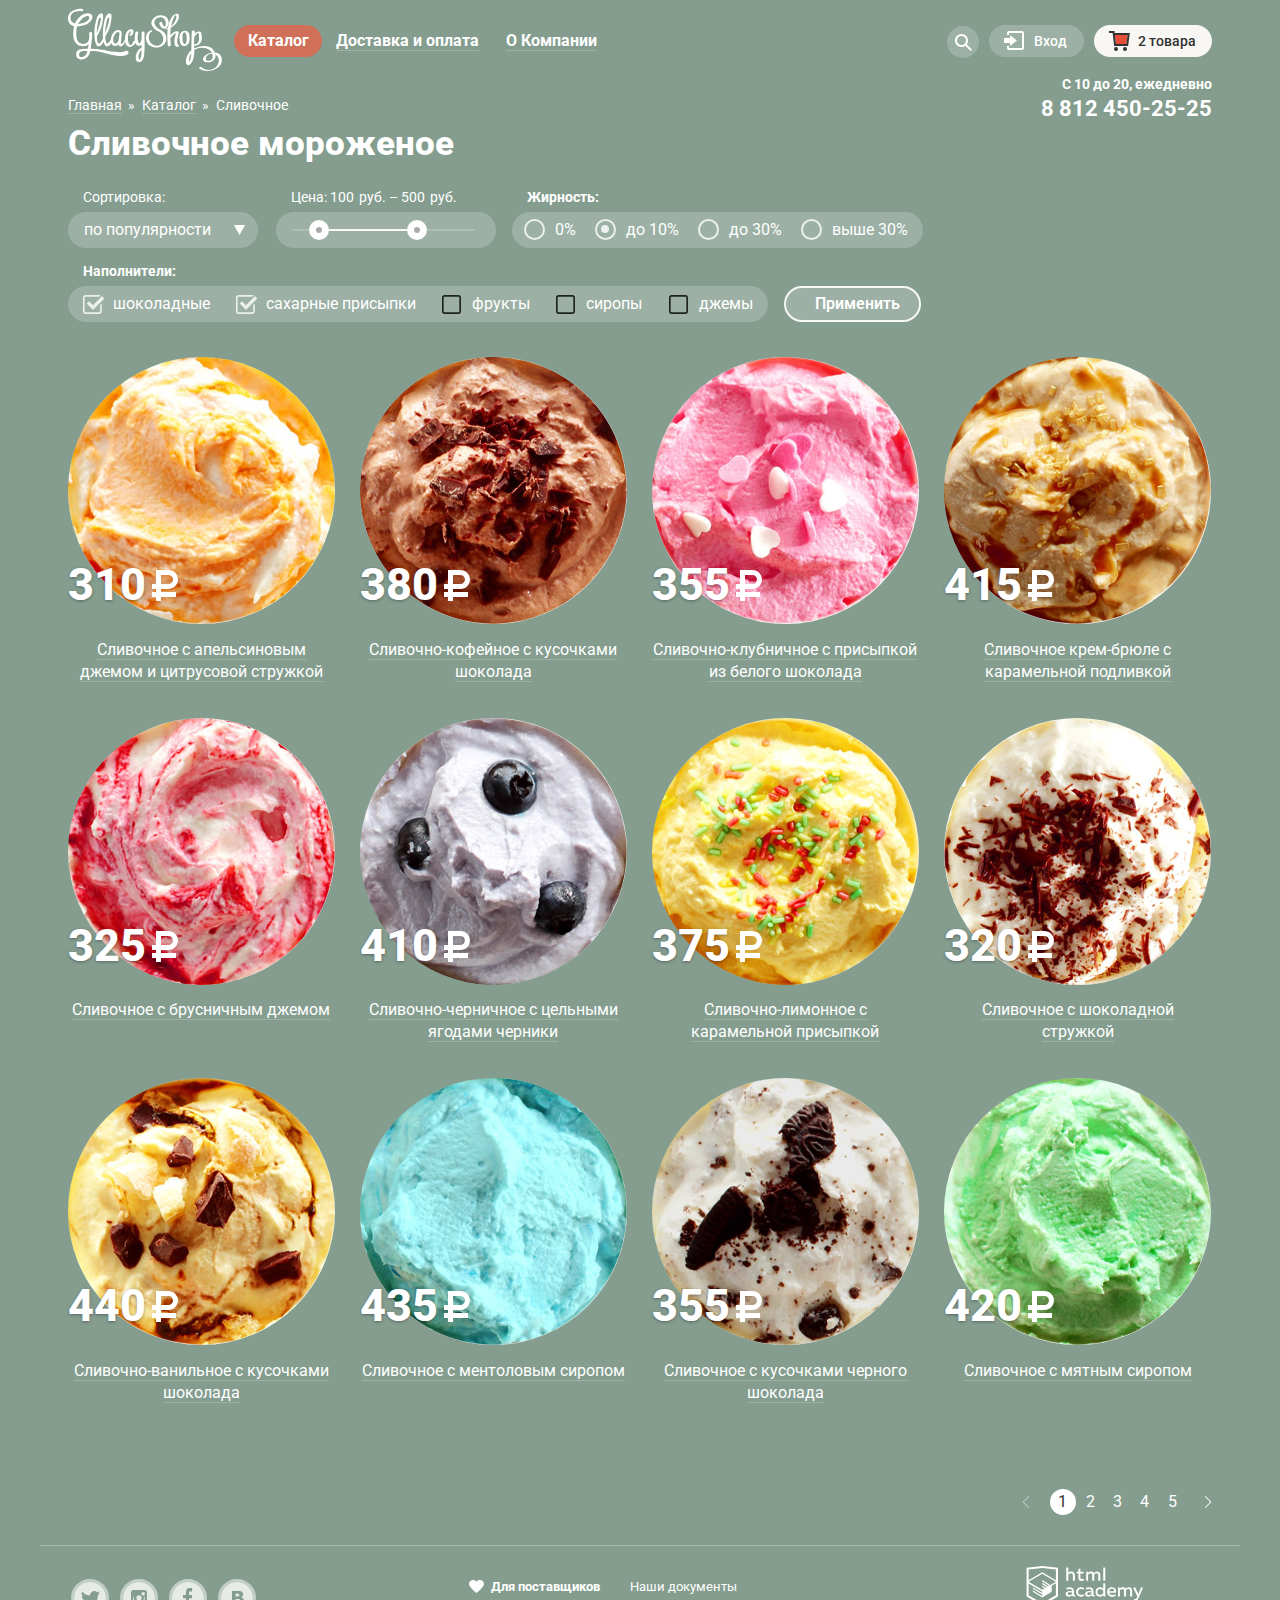
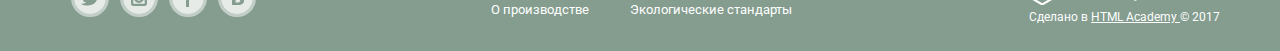
<file: catalog.html>
<!DOCTYPE html>
<html lang="ru">

<head>
    <meta charset="UTF-8">
    <meta name="viewport" content="width=device-width, initial-scale=1.0">
    <meta http-equiv="X-UA-Compatible" content="ie=edge">
    <title>Глейси каталога товаров</title>
    <link rel="stylesheet" href="css/normalize.min.css">
    <link rel="stylesheet" href="css/style.min.css">
    <link href="https://fonts.googleapis.com/css?family=Roboto:400,500,700&amp;subset=cyrillic" rel="stylesheet">
</head>

<body class="catalog">
    <svg style="display: none">
        <defs>
            <symbol id="icon-search">
                <path d="M16.958,15.527L11.75,10.32C12.533,9.247,13,7.93,13,6.5C13,2.91,10.09,0,6.5,0S0,2.91,0,6.5
                                        S2.91,13,6.5,13c1.438,0,2.763-0.473,3.839-1.263l5.205,5.204L16.958,15.527z M6.5,11C4.019,11,2,8.981,2,6.5S4.019,2,6.5,2
                                        S11,4.019,11,6.5S8.981,11,6.5,11z" />
            </symbol>
            <symbol id="icon-login">
                <polygon points="6,14.875 12.917,9.5 6,4.125 6,7.042 -0.042,7.042 -0.042,11.959 6,11.959" />
                <path d="M18,0H5C3.9,0,3,0.9,3,2v2h2V2h13v15H5v-2H3v2c0,1.1,0.9,2,2,2h13c1.1,0,2-0.9,2-2V2C20,0.9,19.1,0,18,0z" />
            </symbol>
            <symbol id="icon-shopping-card">
                <polygon fill="#E84D37" points="5.888,4.031 6.922,13 17.372,13 18.548,4.031 " />
                <circle cx="6.984" cy="18" r="2" />
                <circle cx="15.984" cy="18" r="2" />
                <path d="M5.657,2.031L5.422,0H0v2h3.64l1.5,13h13.988l1.699-12.969H5.657z M17.372,13H6.922L5.888,4.031h12.66
                        L17.372,13z" />
            </symbol>
            <symbol id="icon-currency-rub">
                <path d="M11,21h7.451c5.247,0,9.5-4.253,9.5-9.5S23.698,2,18.451,2H11H7.379H6v14H2v5h4v3H2v5h4v4h5
                    v-4h15v-5H11V21z M11,7h7.451V6.97c2.501,0,4.529,2.028,4.529,4.53s-2.028,4.53-4.529,4.53V16H11V7z" />
            </symbol>
        </defs>
    </svg>
    <div class="site-wrapper">
        <header class="main-header">
            <div class="container">
                <nav class="main-nav">
                    <a href="index.html">
                        <img class="main-nav__logo" src="img/logo.svg" width="154" height="64" alt="Логотип GllacyShop">
                    </a>
                    <ul class="site-nav">
                        <li class="site-nav__item">
                            <a class="site-nav__link site-nav__link--current-page" href="catalog.html">
                                <span class="site-nav__link-text">Каталог</span>
                            </a>
                            <ul class="catalog-menu">
                                <li class="catalog__item">
                                    <a class="catalog__link-top" href="#">Новинки</a>
                                </li>
                                <li class="catalog__item">
                                    <a class="catalog__link catalog__link--onpage" href="#">Сливочное</a>
                                </li>
                                <li class="catalog__item">
                                    <a class="catalog__link" href="#">Щербеты</a>
                                </li>
                                <li class="catalog__item">
                                    <a class="catalog__link" href="#">Фруктовый лед</a>
                                </li>
                                <li class="catalog__item">
                                    <a class="catalog__link" href="#">Мелорин</a>
                                </li>
                            </ul>
                            <!-- END .catalog-menu -->
                        </li>
                        <!-- .END site-nav__menu-item -->
                        <li class="site-nav__item">
                            <a class="site-nav__link" href="#">
                                <span class="site-nav__link-text">Доставка и оплата</span>
                            </a>
                        </li>
                        <li class="site-nav__item">
                            <a class="site-nav__link" href="#">
                                <span class="site-nav__link-text">О Компании</span>
                            </a>
                        </li>
                    </ul>
                    <!-- END .site-nav -->
                    <ul class="user-nav">
                        <li class="user-nav__item">
                            <a href="#" class="user-nav__search">
                                <span class="visually-hidden">Открыть модальное окно поиска</span>
                                <svg class="icon-search" width="17px" height="17px">
                                    <use xlink:href="#icon-search"></use>
                                </svg>
                            </a>
                            <div class="user-nav__search-form">
                                <form action="#" class="site-search" method="get">
                                    <label for="site-search__input" class="visually-hidden">Поиск по сайту</label>
                                    <input class="site-search__input" id="site-search__input" type="text" placeholder="Что ищем?" name="search">
                                </form>
                            </div>
                        </li>
                        <!-- END .user-nav__item -->
                        <li class="user-nav__item">
                            <a class="user-nav__registration" href="#">
                                <svg class="icon-login" width="21px" height="19px">
                                    <use xlink:href="#icon-login"></use>
                                </svg>
                                Вход
                            </a>
                            <form action="#" class="user-nav__login" method="post">
                                <fieldset class="user-nav__fieldset">
                                    <legend class="visually-hidden">Логин - Регистрация</legend>
                                    <label for="user-nav__email" class="visually-hidden">Логин</label>
                                    <input class="user-nav__email" id="user-nav__email" type="email" name="email" placeholder="Электронная почта">
                                    <label for="user-nav__password" class="visually-hidden">Пароль</label>
                                    <input class="user-nav__password" id="user-nav__password" type="password" name="password" placeholder="Пароль">
                                    <button class="user-nav__send button user-nav__send--button" type="submit">Войти</button>
                                    <div class="user-nav__links">
                                        <a class="user-nav__link" href="#">Забыли пароль?</a>
                                        <a class="user-nav__link" href="#">Новая регистрация</a>
                                    </div>
                                </fieldset>
                            </form>
                            <!-- END .user-nav__login -->
                        </li>
                        <!-- END .user-nav__item -->
                        <li class="user-nav__item">
                                <a class="shopping-card shopping-card--full" href="#">
                                    <svg class="icon-shopping-card"  width="22px" height="20px">
                                        <use xlink:href="#icon-shopping-card"></use>
                                    </svg>
                                    2 товара
                                </a>
                                <form action="#" class="shopping-card__form" method="post">
                                    <ul class="shopping-card__list">
                                        <li class="shopping-card__item">
                                            <input type="hidden" name="product-id[]">
                                            <button class="shopping-card__item-remove" type="button">
                                                <span class="visually-hidden">Удалить из корзины</span>
                                            </button>
                                            <img class="shopping-card__item-img" src="img/icecream-small-1.jpg" width="33" height="33" alt="Пломбир с апельсиновым джемом">
                                            <div class="shopping-card__item-description">Пломбир с апельсиновым джемом</div>
                                            <div class="shopping-card__item-price-weight">1,5 кг х
                                                <span class="shopping-card__item-price-weight--rub">200 руб.</span>
                                            </div>
                                            <div class="shopping-card__item-price">300 руб.</div>
                                        </li>
                                        <li class="shopping-card__item">
                                            <input type="hidden" name="product-id[]">
                                            <button class="shopping-card__item-remove" type="button">
                                                <span class="visually-hidden">Удалить из корзины</span>
                                            </button>
                                            <img class="shopping-card__item-img" src="img/icecream-small-2.jpg" width="33" height="33" alt="Клубничный пломбир с присыпкой из белого шоколада">
                                            <span class="shopping-card__item-description">Клубничный пломбир с присыпкой из белого шоколада</span>
                                            <span class="shopping-card__item-price-weight">1,5 кг х
                                                <span class="shopping-card__item-price-weight--rub">300 руб.</span>
                                            </span>
                                            <span class="shopping-card__item-price">450 руб.</span>
                                        </li>
                                    </ul>
                                    <div class="shoping-card__totals">
                                        <div class="shoping-card__total">Итого: 750 руб.</div>
                                        <button class="shopping-card__order button" type="submit">Оформить заказ</button>
                                    </div>
                                </form>
                                <!-- END .shopping-card__form -->
                        </li>
                        <!-- END .user-nav__item -->
                    </ul>
                    <!-- END .user-nav -->
                </nav>
                <!-- END .main-nav -->
                <div class="contacts">
                    <p class="contacts__work-time">С 10 до 20, ежедневно</p>
                    <div class="contacts__container">
                        <ul class="bread-crumbs">
                            <li class="bread-crumbs__item">
                                <a class="bread-crumbs__link" href="index.html">Главная</a>
                            </li>
                            <li class="bread-crumbs__item">
                                <a class="bread-crumbs__link" href="catalog.html">Каталог</a>
                            </li>
                            <li class="bread-crumbs__item">Сливочное</li>
                        </ul>
                        <a class="contacts__phone-num"  href="tel:8-812-450-25-25">8 812 450-25-25</a>
                    </div>
                </div>
                <!-- END .bread-crumbs -->
                <!-- END .contacts -->
            </div>
            <!-- END .container -->
        </header>
        <!-- END .main-header -->
        <main class="container">
            <h1 class="catalog-header">Сливочное мороженое</h1>
            <form class="filters" action="#" method="get">
                <div class="filters-container">
                    <h2 class="visually-hidden">Фильтры товаров</h2>
                    <div class="filters__sort-order">
                        <label class="filter__sort-label" for="sort">Сортировка:</label>
                        <select class="filter__sort-select" id="sort" name="sort">
                            <option value="popularity" selected>по популярности</option>
                            <option value="price-asc">сначала недорогие</option>
                            <option value="price-desc">сначала дорогие</option>
                            <option value="fat-percentage">по жирности</option>
                        </select>
                    </div>
                    <!-- END .filters__sort-order -->
                    <div class="filters__price">
                        <div class="filters__price-header">Цена:
                            <input class="filters__header-price-min" type="text" value="100" name="header-price-min"> руб. –
                            <input class="filters__header-price-max" type="text" value="500" name="header-price-max"> руб.
                        </div>
                        <div class="filters__price-range">
                            <span class="filter__price-min" role="slider" aria-valuenow="100" aria-valuemin="1" aria-valuemax="1000" tabindex="0"></span>
                            <span class="filter__price-max" role="slider" aria-valuenow="500" aria-valuemin="1" aria-valuemax="1000" tabindex="0"></span>
                        </div>
                        <label class="visually-hidden">
                            Минимальная цена
                            <input type="hidden" name="price-min" value="100">
                        </label>
                        <label class="visually-hidden">
                            Максимальная цена
                            <input type="hidden" name="price-max" value="500">
                        </label>
                    </div>
                    <!-- END .filters__price -->
                    <div class="filters__fat-percentage fat-percentage">
                        <h2 class="fat-percentage__header">Жирность:</h2>
                        <div class="fat-percentage__container">
                            <input class="fat-percentage__radio visually-hidden" id="percentage0" type="radio" name="percentage" value="0" tabindex="-1">
                            <label class="fat-percentage__label" for="percentage0" tabindex="0">0%</label>
                            <input class="fat-percentage__radio visually-hidden" id="percentage10" type="radio" name="percentage" value="10" tabindex="-1"
                                checked>
                            <label class="fat-percentage__label" for="percentage10" tabindex="0">до 10%</label>
                            <input class="fat-percentage__radio visually-hidden" id="percentage30" type="radio" name="percentage" value="30" tabindex="-1">
                            <label class="fat-percentage__label" for="percentage30" tabindex="0">до 30%</label>
                            <input class="fat-percentage__radio visually-hidden" id="percentage31" type="radio" name="percentage" value="31" tabindex="-1">
                            <label class="fat-percentage__label" for="percentage31" tabindex="0">выше 30%</label>
                        </div>
                    </div>
                    <!-- END .filters__percentage -->
                    <div class="filters__ingredients ingredients">
                        <h2 class="ingredients__header">Наполнители:</h2>
                        <div class="ingredients__container">
                            <input class="ingredients__checkbox visually-hidden" id="chocolate" type="checkbox" name="ingredients[]" value="шоколадные"
                                tabindex="-1" checked>
                            <label class="ingredients__label" for="chocolate" tabindex="0">шоколадные</label>
                            <input class="ingredients__checkbox visually-hidden" id="sugar" type="checkbox" name="ingredients[]" value="сахарные присыпки"
                                tabindex="-1" checked>
                            <label class="ingredients__label" for="sugar" tabindex="0">сахарные присыпки</label>
                            <input class="ingredients__checkbox visually-hidden" id="fruits" type="checkbox" name="ingredients[]" value="фрукты" tabindex="-1">
                            <label class="ingredients__label" for="fruits" tabindex="0">фрукты</label>
                            <input class="ingredients__checkbox visually-hidden" id="sirope" type="checkbox" name="ingredients[]" value="сиропы" tabindex="-1">
                            <label class="ingredients__label" for="sirope" tabindex="0">сиропы</label>
                            <input class="ingredients__checkbox visually-hidden" id="jam" type="checkbox" name="ingredients[]" value="джемы" tabindex="-1">
                            <label class="ingredients__label" for="jam" tabindex="0">джемы</label>
                        </div>
                    </div>
                    <!-- END .filters__ingredients -->
                    <div class="filter__apply-container">
                        <button class="filter__apply" type="submit">Применить</button>
                    </div>
                </div>
            </form>
            <!-- END .filter -->
            <section class="products">
                <h2 class="visually-hidden">Каталог мороженого</h2>
                <ul class="products_list">
                    <li class="product__item">
                        <img class="product__img" src="img/catalog-1-1.jpg" alt="Сливочное с апельсиновым джемом и цитрусовой стружкой" width="267"
                            height="267">
                        <p class="product__price">
                            <span class="product__price-text">310</span>
                            <svg class="icon-currency-rub">
                                <use xlink:href="#icon-currency-rub"></use>
                            </svg>
                            <span class="product__weight">/кг</span>
                        </p>
                        <a class="product__link" href="#">
                            <span class="product__link--decor">Сливочное с апельсиновым джемом и цитрусовой стружкой</span>
                        </a>
                        <a class="button product__quick-view" href="#">Быстрый просмотр</a>
                    </li>
                    <!-- END .product -->
                    <li class="product__item">
                        <img class="product__img" src="img/catalog-1-2.jpg" alt="Сливочно-кофейное с кусочками шоколада" width="267" height="267">
                        <p class="product__price">
                            <span class="product__price-text">380</span>
                            <svg class="icon-currency-rub">
                                <use xlink:href="#icon-currency-rub"></use>
                            </svg>
                            <span class="product__weight">/кг</span>
                        </p>
                        <a class="product__link" href="#">
                            <span class="product__link--decor">Сливочно-кофейное с кусочками шоколада</span>
                        </a>
                        <a class="button product__quick-view" href="#">Быстрый просмотр</a>
                    </li>
                    <!-- END .product -->
                    <li class="product__item">
                        <img class="product__img" src="img/catalog-1-3.jpg" alt="Сливочно-клубничное с присыпкой из белого шоколада" width="267"
                            height="267">
                        <p class="product__price">
                            <span class="product__price-text">355</span>
                            <svg class="icon-currency-rub">
                                <use xlink:href="#icon-currency-rub"></use>
                            </svg>
                            <span class="product__weight">/кг</span>
                        </p>
                        <a class="product__link" href="#">
                            <span class="product__link--decor">Сливочно-клубничное с присыпкой из белого шоколада</span>
                        </a>
                        <a class="button product__quick-view" href="#">Быстрый просмотр</a>
                    </li>
                    <!-- END .product -->
                    <li class="product__item">
                        <img class="product__img" src="img/catalog-1-4.jpg" alt="Сливочное крем-брюле с карамельной подливкой" width="267" height="267">
                        <p class="product__price">
                            <span class="product__price-text">415</span>
                            <svg class="icon-currency-rub">
                                <use xlink:href="#icon-currency-rub"></use>
                            </svg>
                            <span class="product__weight">/кг</span>
                        </p>
                        <a class="product__link" href="#">
                            <span class="product__link--decor">Сливочное крем-брюле с карамельной подливкой</span>
                        </a>
                        <a class="button product__quick-view" href="#">Быстрый просмотр</a>
                    </li>
                    <!-- END .product -->
                    <li class="product__item">
                        <img class="product__img" src="img/catalog-2-1.jpg" alt="Сливочное с брусничным джемом" width="267" height="267">
                        <p class="product__price">
                            <span class="product__price-text">325</span>
                            <svg class="icon-currency-rub">
                                <use xlink:href="#icon-currency-rub"></use>
                            </svg>
                            <span class="product__weight">/кг</span>
                        </p>
                        <a class="product__link" href="#">
                            <span class="product__link--decor">Сливочное с брусничным джемом</span>
                        </a>
                        <a class="button product__quick-view" href="#">Быстрый просмотр</a>
                    </li>
                    <!-- END .product -->
                    <li class="product__item">
                        <img class="product__img" src="img/catalog-2-2.jpg" alt="Сливочно-черничное с цельными ягодами черники" width="267" height="267">
                        <p class="product__price">
                            <span class="product__price-text">410</span>
                            <svg class="icon-currency-rub">
                                <use xlink:href="#icon-currency-rub"></use>
                            </svg>
                            <span class="product__weight">/кг</span>
                        </p>
                        <a class="product__link" href="#">
                            <span class="product__link--decor">Сливочно-черничное с цельными ягодами черники</span>
                        </a>
                        <a class="button product__quick-view" href="#">Быстрый просмотр</a>
                    </li>
                    <!-- END .product -->
                    <li class="product__item">
                        <img class="product__img" src="img/catalog-2-3.jpg" alt="Сливочно-лимонное с карамельной присыпкой" width="267" height="267">
                        <p class="product__price">
                            <span class="product__price-text">375</span>
                            <svg class="icon-currency-rub">
                                <use xlink:href="#icon-currency-rub"></use>
                            </svg>
                            <span class="product__weight">/кг</span>
                        </p>
                        <a class="product__link" href="#">
                            <span class="product__link--decor">Сливочно-лимонное с карамельной присыпкой</span>
                        </a>
                        <a class="button product__quick-view" href="#">Быстрый просмотр</a>
                    </li>
                    <!-- END .product -->
                    <li class="product__item">
                        <img class="product__img" src="img/catalog-2-4.jpg" alt="Сливочное с шоколадной стружкой" width="267" height="267">
                        <p class="product__price">
                            <span class="product__price-text">320</span>
                            <svg class="icon-currency-rub">
                                <use xlink:href="#icon-currency-rub"></use>
                            </svg>
                            <span class="product__weight">/кг</span>
                        </p>
                        <a class="product__link" href="#">
                            <span class="product__link--decor">Сливочное с шоколадной стружкой</span>
                        </a>
                        <a class="button product__quick-view" href="#">Быстрый просмотр</a>
                    </li>
                    <!-- END .product -->
                    <!-- END .product -->
                    <li class="product__item">
                        <img class="product__img" src="img/catalog-3-1.jpg" alt="Сливочно-ванильное с кусочками шоколада" width="267" height="267">
                        <p class="product__price">
                            <span class="product__price-text">440</span>
                            <svg class="icon-currency-rub">
                                <use xlink:href="#icon-currency-rub"></use>
                            </svg>
                            <span class="product__weight">/кг</span>
                        </p>
                        <a class="product__link" href="#">
                            <span class="product__link--decor">Сливочно-ванильное с кусочками шоколада</span>
                        </a>
                        <a class="button product__quick-view" href="#">Быстрый просмотр</a>
                    </li>
                    <!-- END .product -->
                    <li class="product__item">
                        <img class="product__img" src="img/catalog-3-2.jpg" alt="Сливочноe с ментоловым сиропом" width="267" height="267">
                        <p class="product__price">
                            <span class="product__price-text">435</span>
                            <svg class="icon-currency-rub">
                                <use xlink:href="#icon-currency-rub"></use>
                            </svg>
                            <span class="product__weight">/кг</span>
                        </p>
                        <a class="product__link" href="#">
                            <span class="product__link--decor">Сливочноe с ментоловым сиропом</span>
                        </a>
                        <a class="button product__quick-view" href="#">Быстрый просмотр</a>
                    </li>
                    <!-- END .product -->
                    <li class="product__item">
                        <img class="product__img" src="img/catalog-3-3.jpg" alt="Сливочное с кусочками черного шоколада" width="267" height="267">
                        <p class="product__price">
                            <span class="product__price-text">355</span>
                            <svg class="icon-currency-rub">
                                <use xlink:href="#icon-currency-rub"></use>
                            </svg>
                            <span class="product__weight">/кг</span>
                        </p>
                        <a class="product__link" href="#">
                            <span class="product__link--decor">Сливочное с кусочками черного шоколада</span>
                        </a>
                        <a class="button product__quick-view" href="#">Быстрый просмотр</a>
                    </li>
                    <!-- END .product -->
                    <li class="product__item">
                        <img class="product__img" src="img/catalog-3-4.jpg" alt="Сливочное с мятным сиропом" width="267" height="267">
                        <p class="product__price">
                            <span class="product__price-text">420</span>
                            <svg class="icon-currency-rub">
                                <use xlink:href="#icon-currency-rub"></use>
                            </svg>
                            <span class="product__weight">/кг</span>
                        </p>
                        <a class="product__link" href="#">
                            <span class="product__link--decor">Сливочное с мятным сиропом</span>
                        </a>
                        <a class="button product__quick-view" href="#">Быстрый просмотр</a>
                    </li>
                    <!-- END .product -->
                </ul>
                <!-- END .products -->
            </section>
            <!-- END .catalog -->
            <div class="pagination-container">
                <ul class="pagination">
                    <li class="pagination__item pagination__item--active">
                        <a class="pagination__link pagination__prev" href="#">&nbsp;</a>
                    </li>
                    <li class="pagination__item pagination__item--active">
                        <a class="pagination__link pagination__link--active" href="#">1</a>
                    </li>
                    <li class="pagination__item">
                        <a class="pagination__link" href="#">2</a>
                    </li>
                    <li class="pagination__item">
                        <a class="pagination__link" href="#">3</a>
                    </li>
                    <li class="pagination__item">
                        <a class="pagination__link" href="#">4</a>
                    </li>
                    <li class="pagination__item">
                        <a class="pagination__link" href="#">5</a>
                    </li>
                    <li class="pagination__item">
                        <a class="pagination__link pagination__next" href="#">&nbsp;</a>
                    </li>
                </ul>
                <!-- END .pagination -->
            </div>
        </main>
        <!-- END .container -->
        <footer class="main-footer container">
            <ul class="social">
                <li class="social__item">
                    <a class="social__link" href="vk.com">
                        <span class="visually-hidden">Twitter</span>
                        <img class="social-icon" src="img/twitter.svg" alt="twitter icon" width="32" height="32">
                    </a>
                </li>
                <li class="social__item">
                    <a class="social__link" href="instagram.com">
                        <span class="visually-hidden">Instagram</span>
                        <img class="social-icon" src="img/instagram.svg" alt="instagram icon" width="32" height="32">
                    </a>
                </li>
                <li class="social__item">
                    <a class="social__link" href="facebook.com">
                        <span class="visually-hidden">Facebook</span>
                        <img class="social-icon" src="img/facebook.svg" alt="facebook icon" width="32" height="32">
                    </a>
                </li>
                <li class="social__item">
                    <a class="social__link" href="blogger.com">
                        <span class="visually-hidden">Blogger</span>
                        <img class="social-icon" src="img/blogger.svg" alt="blogger icon" width="32" height="32">
                    </a>
                </li>
            </ul>
            <!-- END .social -->
            <div class="about-us">
                <div class="about-us__column">
                    <a class="about-us__link about-us__text--vendor" href="#">Для поставщиков</a>
                    <a class="about-us__link" href="#">О производстве</a>
                </div>
                <div class="about-us__column">
                    <a class="about-us__link" href="#">Наши документы</a>
                    <a class="about-us__link" href="#">Экологические стандарты</a>
                </div>
            </div>
            <!-- END .about-us -->
            <div class="copyright">
                <a class="copyright__logo" href="https://htmlacademy.ru/intensive/htmlcss">
                    <img class="copyright__img" src="img/htmlacademy.svg" width="122" height="39" alt="HTML Academy logo">
                </a>
                <p class="copyright__text">Сделано в
                    <a class="copyright__link" href="https://htmlacademy.ru/intensive/htmlcss">HTML Academy </a>&copy; 2017</p>
            </div>
            <!-- END .copyright -->
        </footer>
        <!-- END .main-footer -->
    </div>
    <!-- END .site-wrapper -->
    <script src="js/script.min.js"></script>
</body>

</html>
</file>
<file: css/style.min.css>
@-webkit-keyframes shake{0%,to{-webkit-transform:translateX(0);transform:translateX(0)}10%,30%,50%,70%,90%{-webkit-transform:translateX(-3px);transform:translateX(-3px)}20%,40%,60%,80%{-webkit-transform:translateX(3px);transform:translateX(3px)}}@keyframes shake{0%,to{-webkit-transform:translateX(0);transform:translateX(0)}10%,30%,50%,70%,90%{-webkit-transform:translateX(-3px);transform:translateX(-3px)}20%,40%,60%,80%{-webkit-transform:translateX(3px);transform:translateX(3px)}}@keyframes bounce{0%{transform:translateY(-2000px)}60%,80%{transform:translateY(60%)}70%{transform:translateY(65%)}90%{transform:translateY(55%)}to{transform:translateY(0);transform:translateX(0)}}*{box-sizing:border-box}body{font-family:"Roboto",Arial,Helvetica,sans-serif}main{display:block;width:100%}img{max-width:100%;height:auto}.site-wrapper{width:1200px;min-width:1200px;margin:0 auto}.container{width:100%;padding:0 2.3%}.site-background1{background:url(../img/icecream1-banner.png) no-repeat top center;background-color:#849d8f}.site-background1,.site-background2,.site-background3{transition:background-image .5s ease,background-color .5s ease}.site-background2{background:url(../img/icecream2-banner.png) no-repeat top center;background-color:#8996a6}.site-background3{background:url(../img/icecream3-banner.png) no-repeat top center;background-color:#9d8b84}.catalog{background-color:#849d8f}.visually-hidden:not(:focus):not(:active),input[type=checkbox].visually-hidden,input[type=radio].visually-hidden{position:absolute;width:1px;height:1px;margin:-1px;border:0;padding:0;white-space:nowrap;-webkit-clip-path:inset(100%);clip-path:inset(100%);clip:rect(0,0,0,0);overflow:hidden}.button{font-weight:700;color:#fff;text-decoration:none;border-radius:35px;display:inline-block;vertical-align:top;text-shadow:0 2px 5px rgba(160,32,11,.76);background-color:#f26843;background:linear-gradient(to bottom,#f26843 0%,#e74a35 100%);box-shadow:0 2px 2px rgba(172,16,0,.64);border:0;cursor:pointer}.button:hover{background:linear-gradient(to bottom,#f58669 0%,#ec6f5e 100%);box-shadow:0 2px 2px #ac1000}.button:active{background:linear-gradient(to bottom,#d84732 0%,#e1613e 100%);box-shadow:inset 0 2px 2px #ac1000}.main-header{padding-top:6px}.main-header .container,.main-nav{display:-webkit-flex;display:-ms-flexbox;display:flex}.main-header .container{-webkit-flex-direction:column;-ms-flex-direction:column;flex-direction:column}.main-nav{-webkit-align-content:center;-ms-flex-line-pack:center;align-content:center}.main-nav__logo{width:154px;height:64px;margin-right:12px;margin-top:2px}.site-nav{padding:0}.catalog-menu,.site-nav,.user-nav{list-style:none;margin:0;list-style-image:url([data-uri])}.user-nav{padding:0}.site-nav{width:400px;font-size:16px;line-height:18px;font-weight:700;display:-webkit-flex;display:-ms-flexbox;display:flex;-webkit-align-items:center;-ms-flex-align:center;align-items:center}.site-nav__link{color:#fff;text-decoration:none;padding:7px 13px 7px 14px;border-radius:25px;display:block}.catalog__link--onpage{color:#fff;background-color:#d07058}.site-nav__link-text{border-bottom:1px solid rgba(255,255,255,.2)}.site-nav__item{position:relative;padding:15px 0}.site-nav__item:hover .site-nav__link,.site-nav__link:active{color:#323232;background-color:rgba(248,247,244,.988);text-decoration:none}.site-nav__link:active{padding:7px 13px;border-radius:25px;box-shadow:inset 0 2px 1px #696969}.catalog .site-nav__link--current-page{background-color:#d07058;color:#fff}.site-nav__link--current-page .site-nav__link-text{border:0}.catalog-menu{width:143px;position:absolute;font-size:14px;line-height:16px;background-color:#f8f7f4;box-shadow:0 20px 20px 0 rgba(0,0,0,.4);top:55px;left:-8px;border-radius:5px;z-index:2;padding:0 0 8px;display:none}.site-nav__item--active .catalog-menu,.site-nav__item:hover .catalog-menu{display:block}.catalog__link,.catalog__link-top{display:block;font-size:14px;line-height:16px;text-decoration:none;color:#323232}.catalog__link-top{font-weight:700;border-bottom:1px solid #d1d0ce;margin:0 11px;padding:9px 0 12px 9px}.catalog .catalog__link-top{border-bottom:0}.catalog__link{font-weight:400;padding:8px 20px}.catalog__link:hover{background-color:#fbded7}.catalog__link:active{background-color:#f6b5a5}.user-nav{display:-webkit-flex;display:-ms-flexbox;display:flex;margin-left:auto;-webkit-align-items:center;-ms-flex-align:center;align-items:center}.user-nav__item{font-size:0;padding:15px 0;position:relative}.user-nav__item:nth-of-type(2){margin:0 10px}.user-nav__search{border-radius:50%;width:32px;height:32px;display:inline-block;vertical-align:top;background-color:rgba(255,255,255,.2);border:0;position:relative;text-align:center}.user-nav__item:hover .user-nav__search{background-color:#f8f7f4}.user-nav__item:hover .icon-search{fill:#000}.icon-search{position:absolute;left:8px;top:8px;fill:#fff}.user-nav__search-form{position:absolute;width:340px;top:55px;left:-305px;padding:20px 15px;background-color:#f8f7f4;border-radius:5px;display:none;box-shadow:0 20px 20px 0 rgba(0,0,0,.4);font-size:14px;line-height:24px}.user-nav__item--active .user-nav__search-form,.user-nav__item:hover .user-nav__search-form{display:block}.site-search__input{width:100%;padding:9px 15px;border-radius:5px;border:1px solid #d3d3d2}.site-search__input:hover{border-color:#c7c6c5;box-shadow:inset 0 0 0 1px #c7c6c5}.user-nav__registration{display:block;padding:8px 17px 8px 45px;font-size:14px;line-height:16px;font-weight:500;color:#fff;border-radius:20px;background-color:rgba(255,255,255,.2);text-decoration:none;position:relative}.user-nav__item:hover .user-nav__registration{color:#323232;background-color:#f7f6f3}.user-nav__item:hover .icon-login{fill:#000}.icon-login{position:absolute;fill:#fff;left:15px;top:6px}.user-nav__login{position:absolute;top:55px;left:-186px;width:278px;padding:20px 17px 20px 19px;background-color:#f8f7f4;border-radius:5px;color:#fff;z-index:1;display:none}.user-nav__item--active .user-nav__login,.user-nav__item:hover .user-nav__login{display:block}.user-nav__fieldset{border:0;padding:0;margin:0}.user-nav__email,.user-nav__password{padding:9px 14px;width:100%;border-radius:5px;border:1px solid #d3d3d2;font-size:14px;margin-bottom:20px}.user-nav__email:hover,.user-nav__password:hover{border-color:#c7c6c5;box-shadow:inset 0 0 0 1px #c7c6c5}.user-nav__action{display:-webkit-flex;display:-ms-flexbox;display:flex}.user-nav__send--button{padding:10px 25px;margin-right:10px;font-size:18px;line-height:24px}.user-nav__links{font-size:13px;line-height:24px;margin-top:-5px;width:50%;float:right}.user-nav__link{display:inline-block;vertical-align:top;color:#323232;text-decoration:none;border-bottom:1px solid #adacaa}.user-nav__link:active,.user-nav__link:hover{color:#e84d37;border-bottom:1px solid #e84d37}.shopping-card{display:block;background-color:rgba(255,255,255,.2);padding:8px 16px 8px 44px;border-radius:20px;border:0;font-size:14px;line-height:16px;font-weight:500;position:relative;text-decoration:none;color:#fff}.shopping-card--main-page{padding-right:34px}.shopping-card--full,.user-nav__item:hover .shopping-card{background-color:#f8f7f4;color:#323232}.shopping-card--full .icon-shopping-card,.user-nav__item:hover .icon-shopping-card{fill:#323232}.icon-shopping-card{position:absolute;top:6px;left:15px;fill:#fff}.shopping-card__form{position:absolute;width:540px;right:0;top:55px;background-color:#f8f7f4;border-radius:5px;display:none;padding:20px 15px}.user-nav__item--active .shopping-card__form,.user-nav__item:hover .shopping-card__form{display:block}.shopping-card__list{margin:0;padding:0;list-style:none}.shopping-card__item{display:-webkit-flex;display:-ms-flexbox;display:flex;-webkit-align-items:center;-ms-flex-align:center;align-items:center;font-size:13px;line-height:16px;color:#323232;margin-bottom:20px}.shopping-card__item:last-of-type{border-bottom:1px solid #cacac7;padding-bottom:20px}.shopping-card__item-remove{width:13px;height:13px;background-color:#f8f7f4;border:0;margin-right:10px;position:relative;cursor:pointer}.shopping-card__item-remove:after,.shopping-card__item-remove:before{content:"";position:absolute;display:block;top:6px;left:0;width:13px;height:2px;background-color:#000}.shopping-card__item-remove:before{-webkit-transform:rotate(45deg);transform:rotate(45deg)}.shopping-card__item-remove:after{-webkit-transform:rotate(-45deg);transform:rotate(-45deg)}.shopping-card__item-description{width:220px;margin-right:30px}.shopping-card__item-img{margin-right:13px}.shopping-card__item-price-weight{width:100px;margin-right:25px}.shopping-card__item-price-weight--rub{color:#999}.shopping-card__total{font-size:15px;font-weight:800;line-height:18px;color:#323232}.shoping-card__totals{display:-webkit-flex;display:-ms-flexbox;display:flex;-webkit-justify-content:flex-end;-ms-flex-pack:end;justify-content:flex-end;-webkit-flex-direction:column;-ms-flex-direction:column;flex-direction:column;-webkit-align-items:flex-end;-ms-flex-align:end;align-items:flex-end}.shoping-card__total{margin-bottom:15px;font-size:15px;line-height:18px;font-weight:700}.shopping-card__order{font-size:18px;line-height:24px;padding:9px 16px}.contacts{color:#fff;text-align:right}.contacts__work-time{font-size:14px;line-height:16px;font-weight:700;margin:0 0 5px}.contacts__container::after{content:"";display:block;clear:both}.contacts__phone-num{font-size:22px;font-weight:700;line-height:24px;margin:0 0 0 auto;color:#fff;text-decoration:none;float:right}.slider{height:530px;display:-webkit-flex;display:-ms-flexbox;display:flex;-webkit-flex-direction:column;-ms-flex-direction:column;flex-direction:column;-webkit-align-items:center;-ms-flex-align:center;align-items:center;-webkit-justify-content:flex-end;-ms-flex-pack:end;justify-content:flex-end;position:relative}.slider__nav{position:absolute;width:80px;left:28px;bottom:61px}.slider__promo{list-style:none;padding:0;width:680px;margin:0 auto 30px;text-align:center}.slider__text{font-size:60px;line-height:60px;font-weight:700;color:#fff;display:none}.best-sellers__item:hover .best-sellers__quick-view,.product__item:hover .product__quick-view,.site-background1 .slider__text1,.site-background2 .slider__text2,.site-background3 .slider__text3{display:block}.slider__list{list-style:none;padding:0;margin:0;display:-webkit-flex;display:-ms-flexbox;display:flex;-webkit-justify-content:space-between;-ms-flex-pack:justify;justify-content:space-between}.slider__label{display:inline-block;vertical-align:top;width:20px;height:20px;border:2px solid #fff;border-radius:50%;position:relative;cursor:pointer}.slider__label:active,.slider__label:hover{background-color:rgba(248,247,244,.4)}.slider__radio-button:checked+.slider__label:after{position:absolute;content:"";width:20px;height:20px;border-radius:50%;top:-2px;left:-2px;background-color:#fff}.slider__link{font-size:40px;margin-bottom:42px}.slider__link--button{padding:9px 40px 10px;font-size:32px;line-height:44px;font-weight:700}.promotion__item,.promotions{display:-webkit-flex;display:-ms-flexbox;display:flex}.promotions{list-style:none;margin:0 0 40px;padding:0}.promotion__item{padding:15px 18px 23px 20px;width:560px;-webkit-flex-direction:column;-ms-flex-direction:column;flex-direction:column;border-radius:15px}.promotion__item:first-child{margin-right:1.1%}.promotion__item:last-child{margin-left:1.1%}.promotion__header,.promotion__text{color:#fff}.promotion__header{font-size:35px;line-height:41px;font-weight:700;margin:0 0 14px}.promotion__text{font-size:18px;line-height:22px;font-weight:700;margin:0 0 45px}.promotion__link{font-size:18px;line-height:24px;font-weight:700;-webkit-align-self:flex-end;-ms-flex-item-align:end;align-self:flex-end;padding:9px 24px 13px 21px}.promotion__item--paspberry{background-color:red;background:url(../img/banner1.jpg) no-repeat}.promotion__item--chocolate{background-color:#784d3f;background:url(../img/banner2.jpg) no-repeat}.best-sellers__list{display:-webkit-flex;display:-ms-flexbox;display:flex;-webkit-justify-content:space-between;-ms-flex-pack:justify;justify-content:space-between;margin:0 0 35px;padding:0;list-style:none;text-align:center}.best-sellers__item{width:267px;position:relative}.best-sellers__item::before{content:"";width:65px;height:65px;display:block;position:absolute;background:url(../img/hit.svg) no-repeat;z-index:1}.best-sellers__image{border-radius:50%;margin-bottom:7px}.best-sellers__price{color:#fff;margin:0;position:absolute;top:205px;font-size:0}.best-sellert__price-font{font-size:45px;line-height:45px;font-weight:700;text-shadow:0 1px 3px rgba(49,50,53,.5)}.icon-currency-rub{width:36px;height:36px;fill:#fff;position:relative;top:4px;left:4px}.best-sellers__weight{font-size:30px;line-height:45px;font-weight:700;text-shadow:0 1px 3px rgba(49,50,53,.5)}.best-sellers__link{color:#fff;font-size:16px;line-height:22px;font-weight:600;text-decoration:none;margin-bottom:10px;display:block;position:relative;z-index:1}.best-sellers__link:active,.best-sellers__link:hover{color:#ffbc9e}.best-sellers__link--decor{border-bottom:1px solid rgba(255,255,255,.2)}.best-sellers__item:hover::after{content:"";position:absolute;display:block;width:104%;height:107%;margin-top:-3%;margin-left:-2%;padding-bottom:60px;background-color:rgba(255,255,255,.2);border-radius:5px;box-shadow:0 20px 20px rgba(0,0,0,.4);top:0}.best-sellers__quick-view{display:none;font-size:18px;line-height:24px;font-weight:800;padding:11px 18px;position:absolute;bottom:-50px;left:50%;-webkit-transform:translateX(-50%);transform:translateX(-50%);width:80%;z-index:1}.shop-info{margin-bottom:40px}.shop-info__items{background-color:#eadec4;background:url(../img/waffles.jpg);border-radius:15px;padding:22px 20px 24px;display:-webkit-flex;display:-ms-flexbox;display:flex;-webkit-flex-wrap:wrap;-ms-flex-wrap:wrap;flex-wrap:wrap;-webkit-justify-content:space-between;-ms-flex-pack:justify;justify-content:space-between}.shop-info__header{font-size:24px;line-height:30px;font-weight:600;margin:0}.shop-info__item{width:540px;padding:22px 0 0 59px;margin:0;position:relative;font-size:16px;line-height:22px}.shop-info__item:after{content:"";display:block;width:50px;height:50px;position:absolute;top:10px;left:2px}.shop-info__item:nth-of-type(1)::after{background:url(../img/icecream.svg) no-repeat}.shop-info__item:nth-of-type(2)::after{background:url(../img/cow.svg) no-repeat}.shop-info__item:nth-of-type(3)::after{background:url(../img/leaf.svg) no-repeat}.shop-info__item:nth-of-type(4)::after{background:url(../img/thermometer.svg) no-repeat}.info-block{display:-webkit-flex;display:-ms-flexbox;display:flex;-webkit-justify-content:space-between;-ms-flex-pack:justify;justify-content:space-between;margin-bottom:40px}.info-block__header{font-size:16px;font-weight:600;line-height:22px;color:#5a5a5a;margin:0 0 5px}.news__header{color:#353535;font-size:24px;line-height:30px;font-weight:800;text-decoration:none;border-bottom:1px solid #323232}.news__header:active,.news__header:hover{color:#e84d37;border-bottom:1px solid #e84d37}.news,.subscribe{width:560px;border-radius:15px}.news{padding:23px 220px 30px 22px;background-color:#fff;background:url(../img/news.jpg) no-repeat}.subscribe{background-color:#f8f7f4;background:url(../img/mail.jpg) no-repeat;padding:5px}.subscribe__container{padding:30px 15px 27px 22px;background-color:#f8f7f4;border-radius:25px}.subscribe__input{padding:9px 15px;font-size:16px;line-height:24px;border-radius:5px;border:1px solid #d3d3d2;margin-right:9px;width:367px}.subscribe__input:hover{border-color:#c7c6c5;box-shadow:inset 0 0 0 1px #c7c6c5}.subscribe__text{color:#5a5a5a;font-size:16px;line-height:22px;margin:0 0 33px}.subscribe__action--button{padding:8px 15px 8px 20px;font-size:18px;line-height:24px;font-weight:800}.map{height:430px;position:relative;background-color:#ebe5c8;background:url(../img/map.jpg) no-repeat;margin:0 auto}.map .google-map{width:100%;height:100%;position:absolute;z-index:1}.map__pin{position:absolute;top:140px;left:267px}.feed-back{position:absolute;right:23px;top:60px;background-color:#fff;border-radius:25px;padding:30px 25px;width:305px;height:305px;z-index:2}.feed-back__title{font-size:14px;line-height:20px;color:#323232;font-weight:400;margin:0}.feed-back__address{font-size:18px;line-height:24px;font-weight:700;font-style:normal;margin-bottom:20px}.feed-back__phone-text{font-size:14px;line-height:20px;color:#323232;margin-bottom:25px}.feed-back__order-text{margin-bottom:7px}.feed-back__phone{font-size:18px;color:#323232;font-weight:700;text-decoration:none}.feed-back__open-time{margin:0}.feed-back--button{font-size:18px;line-height:24px;padding:11px 28px}.main-footer,.social{display:-webkit-flex;display:-ms-flexbox;display:flex}.main-footer{border-top:1px solid rgba(255,255,255,.3);padding:25px 20px}.social{width:406px;margin:0;padding:0;list-style:none;-webkit-align-items:center;-ms-flex-align:center;align-items:center;-ms-flex-wrap:wrap;flex-wrap:wrap;font-size:0}.social__item{position:relative;width:38px;height:38px;margin-left:11px;border:3px solid rgba(255,255,255,.5);text-align:center;border-radius:50%}.social__item:last-child{margin-right:auto}.social__link{display:block;opacity:.8}.fat-percentage__label:hover::before,.social__link:active,.social__link:hover{opacity:1}.about-us,.about-us__column{display:-webkit-flex;display:-ms-flexbox;display:flex}.about-us{width:500px;padding:0;list-style:none;-webkit-flex-wrap:wrap;-ms-flex-wrap:wrap;flex-wrap:wrap;-webkit-align-items:center;-ms-flex-align:center;align-items:center;margin:0 0 0 20px}.about-us__column{-webkit-flex-direction:column;-ms-flex-direction:column;flex-direction:column}.about-us__column:first-child{padding-left:25px;position:relative;background:url(../img/heart.svg) no-repeat 3px 2px}.about-us__column:last-child{margin-left:30px}.about-us__link{color:#fff;font-size:13px;line-height:18px;font-weight:400;text-decoration:none}.about-us__text{border-bottom:1px solid rgba(255,255,255,.2)}.about-us__text--vendor{font-weight:700}.about-us__link:active,.about-us__link:hover{color:#ffbc9e}.about-us__link:first-child{margin-bottom:5px}.copyright{width:294px;color:#fefefe;font-size:12px;text-align:left}.copyright__logo{display:block;text-align:left}.copyright__img{height:39px;margin-top:-5px;margin-left:80px}.copyright__text{text-align:right;margin:0}.copyright__link{color:#fefefe;font-size:12px;line-height:18px}.copyright__link:active,.copyright__link:hover{color:#ffbc9e}.feed-back-modal{position:fixed;top:0;left:0;width:100%;height:100%;background-color:rgba(0,0,0,.5);z-index:2}.feed-back-modal__form{position:fixed;top:50%;left:50%;margin-left:-240px;margin-top:-250px;width:480px;min-height:485px;background-color:#f8f7f4;padding:20px 25px;border-radius:10px}.feed-back-modal__fieldset{border:0;margin:0;padding:0;display:-webkit-flex;display:-ms-flexbox;display:flex;position:relative;-webkit-flex-direction:column;-ms-flex-direction:column;flex-direction:column}.feed-back-modal__legend{font-size:24px;line-height:28px;font-weight:800;margin-bottom:20px}.feed-back-modal__email,.feed-back-modal__user-name,.feed-back__text{border:1px solid #d3d3d2;border-radius:5px;padding:9px 15px;color:#999}.feed-back-modal__email,.feed-back-modal__user-name{font-size:16px;line-height:24px;width:266px;margin-bottom:20px}.feed-back__text{width:427px;max-width:427px;margin-bottom:25px}.feed-back-modal__email:hover,.feed-back-modal__user-name:hover,.feed-back__text:hover{border-color:#c7c6c5;box-shadow:inset 0 0 0 1px #c7c6c5}.feed-back__button{font-size:18px;line-height:24px;padding:10px 25px;float:right}.feed-back-close{position:absolute;width:20px;height:20px;border:0;background-color:#f8f7f4;cursor:pointer;top:10px;right:10px}.feed-back-close:after,.feed-back-close:before{position:absolute;left:0;content:'';height:3px;width:18px;background-color:#333}.feed-back-close:before{-webkit-transform:rotate(45deg);transform:rotate(45deg)}.feed-back-close:after{-webkit-transform:rotate(-45deg);transform:rotate(-45deg)}.modal-error{-webkit-animation-name:shake;animation-name:shake;-webkit-animation-duration:.6s;animation-duration:.6s}.modal-show{display:block;animation-name:bounce;animation-duration:.6s}.bread-crumbs{list-style:none;padding:0;display:-webkit-flex;display:-ms-flexbox;display:flex;margin:0 0 10px;float:left}.bread-crumbs__item,.bread-crumbs__link{color:#fff;text-decoration:none;font-size:14px;line-height:16px;margin-right:10px;position:relative}.bread-crumbs__link:active,.bread-crumbs__link:hover{color:#ffbc9e}.bread-crumbs__link{border-bottom:1px solid rgba(255,255,255,.2)}.bread-crumbs__link::after{content:"»";position:absolute;right:-13px;color:#fff}.catalog-header{font-size:35px;font-weight:800;line-height:41px;color:#fff;margin:0 0 25px}.filters{margin-bottom:20px}.filters__fat-percentage,.filters__ingredients{margin-bottom:15px}.filters-container{display:-webkit-flex;display:-ms-flexbox;display:flex;-webkit-justify-content:space-between;-ms-flex-pack:justify;justify-content:space-between;-webkit-flex-wrap:wrap;-ms-flex-wrap:wrap;flex-wrap:wrap;width:855px}.filter__apply{width:137px}.filters__sort-order{width:193px}.filter__sort-label{color:#fff;font-size:14px;line-height:16px;margin:0 0 7px 15px;display:block}.filter__sort-select{font-size:16px;line-height:36px;height:36px;color:#fff;padding:0 30px 0 16px;-webkit-appearance:none;-moz-appearance:none;-ms-appearance:none;appearance:none;border-radius:20px;position:relative;background:url(../img/icon-down-dir.svg) no-repeat 166px 13px;background-color:rgba(255,255,255,.2);border:0;cursor:pointer}.filter__sort-select::-ms-expand{display:none}.filter__sort-select:hover{color:#323232;background:url(../img/icon-down-dir-hover.svg) no-repeat 166px 13px;background-color:rgba(255,255,255,.2)}.filters__price{width:220px;margin:0 14px}.filters__price-header{color:#fff;font-size:14px;line-height:16px;margin:0 0 7px 15px}.filters__header-price-max,.filters__header-price-min{width:26px;border:0;padding:0;background:0 0;color:#fff;line-height:16px;height:16px;font-size:14px}.filters__price-range{background-color:rgba(255,255,255,.2);width:100%;height:36px;border-radius:20px;position:relative}.filters__price-range::after,.filters__price-range::before{content:"";display:block;position:absolute;height:2px;background-color:#f8f7f4;top:17px}.filters__price-range::before{opacity:.2;width:183px;left:16px}.filters__price-range::after{width:82px;left:51px}.filter__price-max,.filter__price-min{position:absolute;width:20px;height:20px;border-radius:50%;border:7px solid #fff;background-color:#ababab;z-index:1;cursor:pointer}.filter__price-max:hover,.filter__price-min:hover{width:22px;height:22px}.filter__price-min{top:8px;left:33px}.filter__price-min:hover{left:32px}.filter__price-max{top:8px;left:131px}.filter__price-max:hover{left:130px}.filters__fat-percentage{width:411px}.fat-percentage__header{color:#fff;font-size:14px;line-height:16px;margin:0 0 7px 15px}.fat-percentage__container{background-color:rgba(255,255,255,.2);width:100%;border-radius:20px;font-size:16px;line-height:18px;padding:9px 15px;color:#fff;display:-webkit-flex;display:-ms-flexbox;display:flex;-webkit-justify-content:space-between;-ms-flex-pack:justify;justify-content:space-between}.fat-percentage__label{padding-left:28px;position:relative;outline:0;cursor:pointer}.fat-percentage__label::before{content:"";position:absolute;width:17px;height:17px;display:block;border-radius:50%;border:2px solid #fff;top:-2px;left:-3px;opacity:.8}.fat-percentage__label:focus:before{border-image-outset:0;outline-color:#3b99fc;outline-offset:-2px;outline-style:auto;outline-width:5px}.fat-percentage__radio:checked+.fat-percentage__label::after{content:"";position:absolute;width:8px;height:8px;display:block;border-radius:50%;background-color:#fff;top:4px;left:3.8px;opacity:.8}.fat-percentage__label:hover::after,.ingredients__label:hover::before{opacity:1}.filters__ingredients{width:700px;margin-right:16px}.ingredients__header{color:#fff;font-size:14px;line-height:16px;margin:0 0 7px 15px}.ingredients__container{background-color:rgba(255,255,255,.2);width:100%;border-radius:20px;padding:9px 15px;color:#fff;display:-webkit-flex;display:-ms-flexbox;display:flex;-webkit-justify-content:space-between;-ms-flex-pack:justify;justify-content:space-between}.ingredients__label{color:#fff;font-size:16px;line-height:18px;padding-left:30px;position:relative;outline:0;cursor:pointer}.ingredients__label::before{content:"";position:absolute;width:22px;height:20px;display:block;background:url(../img/checkbox-off.svg) no-repeat;background-size:19px,19px;left:0;opacity:.8}.ingredients__label:focus::before{border-image-outset:0;outline-color:#3b99fc;outline-offset:-2px;outline-style:auto;outline-width:5px}.ingredients__checkbox:checked+.ingredients__label::before{background:url(../img/checkbox-on.svg) no-repeat;background-size:22px,20px}.filter__apply-container{-webkit-flex-grow:1;-ms-flex-positive:1;flex-grow:1;padding-top:23px}.filter__apply{font-size:16px;line-height:18px;color:#fff;font-weight:600;background-color:rgba(255,255,255,.2);border:2px solid #f6f8f7;border-radius:20px;padding:7px 27px 7px 29px;cursor:pointer}.filter__apply:hover{color:#323232;background-color:#fff}.filter__apply:active{box-shadow:0 -2px 1px #696969}.products{margin-bottom:50px}.products_list{display:-webkit-flex;display:-ms-flexbox;display:flex;-webkit-flex-wrap:wrap;-ms-flex-wrap:wrap;flex-wrap:wrap;list-style:none;padding:0}.product__item{text-align:center;position:relative;margin-bottom:20px;width:267px}.product__item:nth-of-type(4n+1){margin-right:1.1%}.product__item:nth-of-type(4n+4){margin-left:1.1%}.product__item:nth-of-type(4n+2),.product__item:nth-of-type(4n+3){margin-left:1.1%;margin-right:1.1%}.product__img{border-radius:50%;margin-bottom:10px}.product__price{position:absolute;top:205px;margin:0;font-size:0}.product__price-text{font-size:45px;font-weight:800;text-shadow:0 1px 3px rgba(49,50,53,.5);line-height:45px;color:#fff}.product__link{font-size:16px;line-height:22px;color:#fff;text-decoration:none;margin-bottom:15px;display:block;position:relative;z-index:3}.product__link--decor{border-bottom:1px solid #9db1a5}.product__link--decor:hover{color:#ffbc9e;border-bottom:1px solid #ffbc9e}.product__item:hover::after{content:"";position:absolute;display:block;width:104%;height:107%;margin-top:-3%;margin-left:-2%;padding-bottom:60px;background-color:rgba(255,255,255,.2);border-radius:5px;box-shadow:0 20px 20px rgba(0,0,0,.4);top:0;z-index:1}.product__quick-view{display:none;font-size:18px;line-height:24px;font-weight:800;padding:11px 18px;position:absolute;bottom:-50px;left:50%;-webkit-transform:translateX(-50%);transform:translateX(-50%);width:80%;z-index:2}.pagination-container{margin-bottom:30px}.pagination{list-style:none;padding:0;width:190px;display:-webkit-flex;display:-ms-flexbox;display:flex;-webkit-justify-content:space-between;-ms-flex-pack:justify;justify-content:space-between;margin:0 0 0 auto}.pagination__link{color:#fff;text-decoration:none;font-size:16px;width:26px;height:26px;line-height:26px;text-align:center;border-radius:50%;display:block}.pagination__link:hover{color:#fff;background-color:rgba(255,255,255,.2)}.pagination__link--active,.pagination__link:active{color:#353535;background-color:#fff}.pagination__link.pagination__prev{background-color:#839d8e;-webkit-transform:rotate(180deg);transform:rotate(180deg);opacity:.5}.pagination__link.pagination__next,.pagination__link.pagination__prev{background:url(../img/icon-right-small.svg) no-repeat 100% center}
</file>
